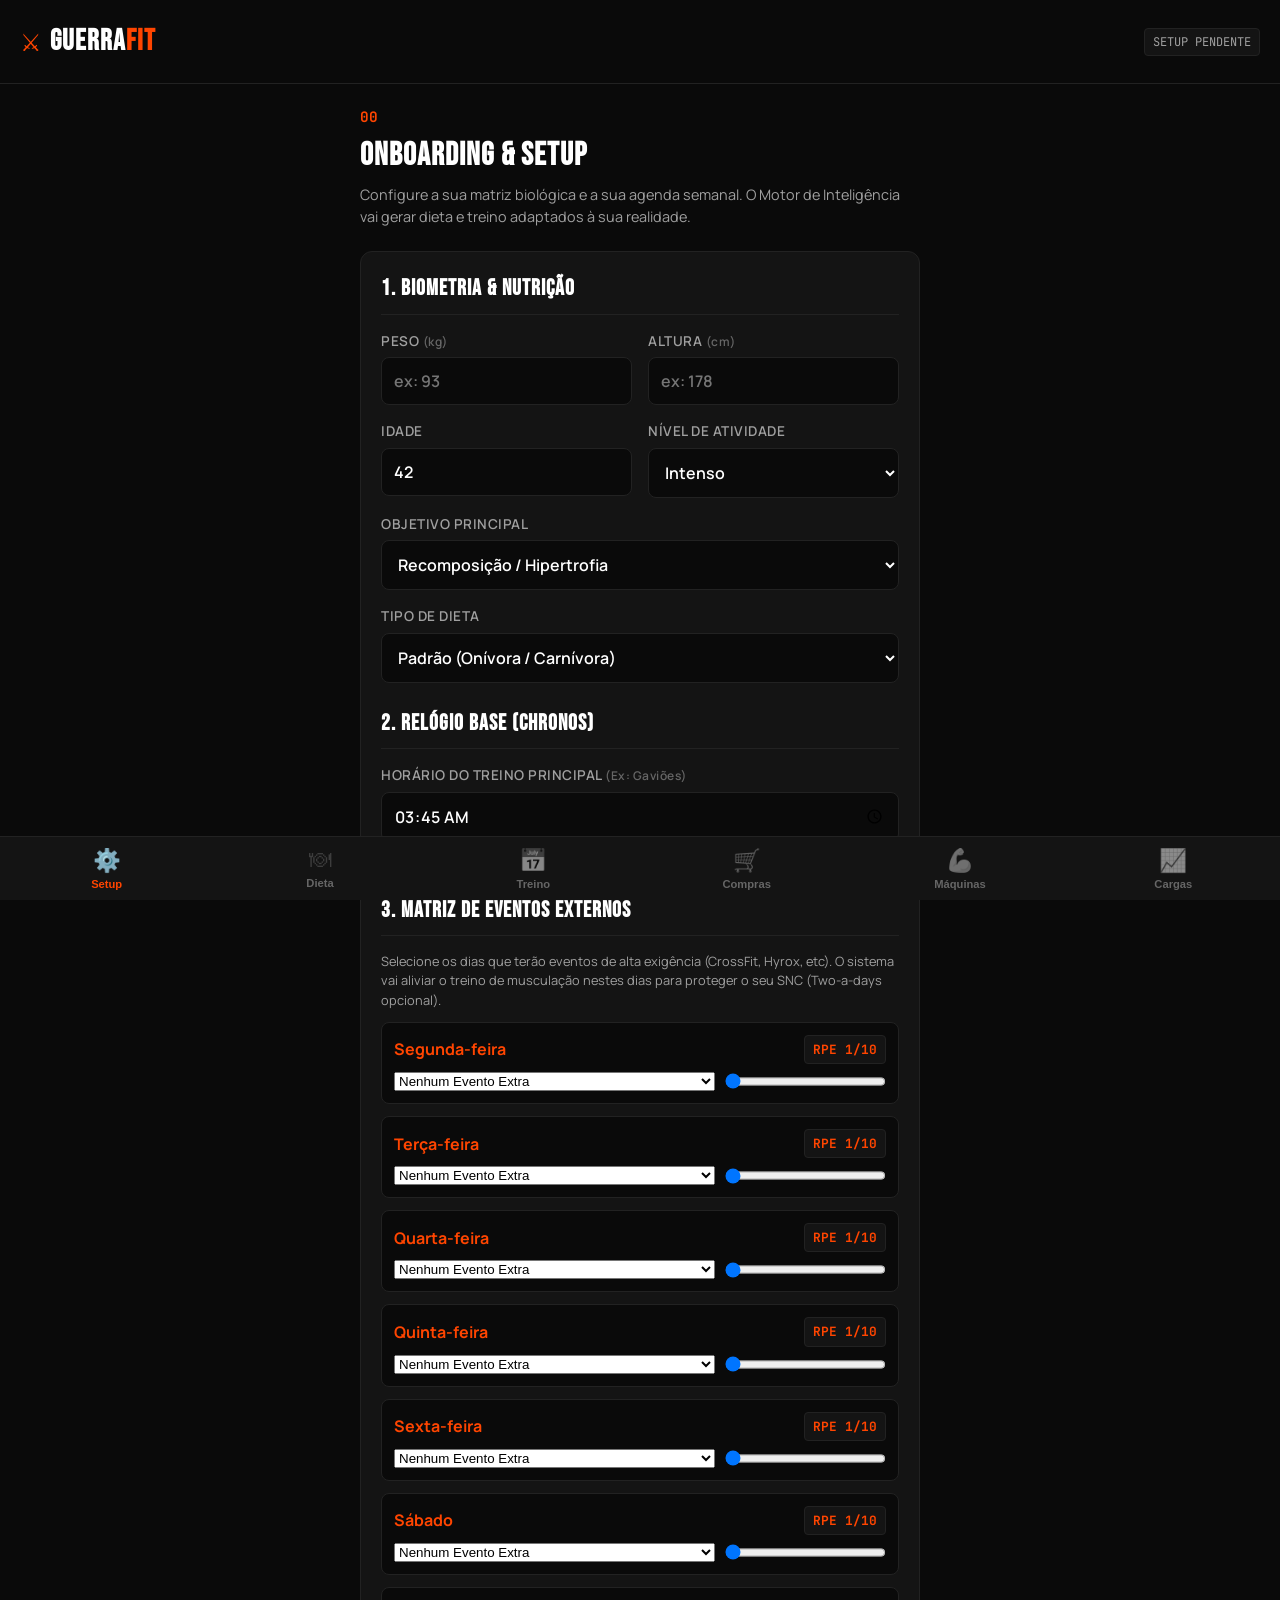
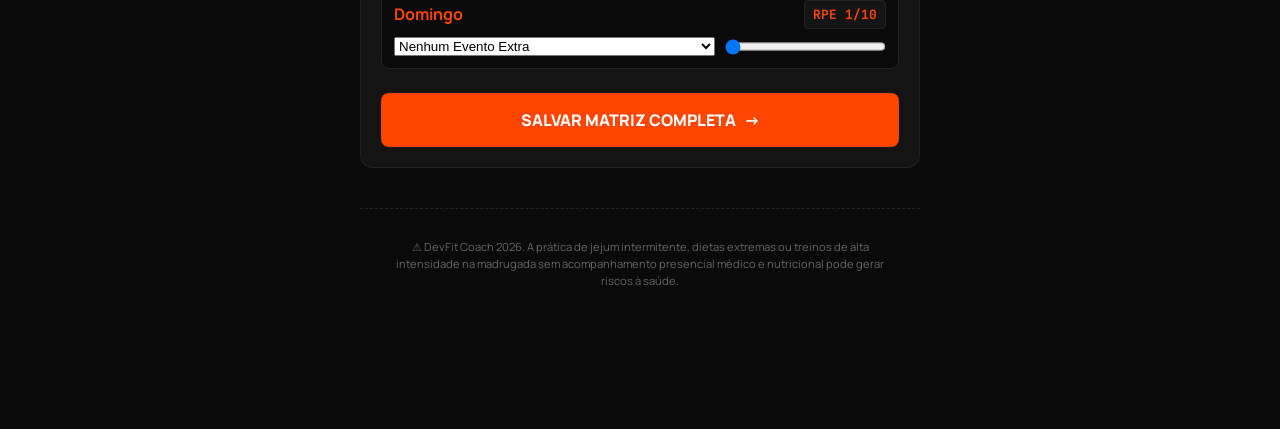
<file: index.html>
<!DOCTYPE html>
<html lang="pt-BR">
<head>
  <meta charset="UTF-8" />
  <meta name="viewport" content="width=device-width, initial-scale=1.0, viewport-fit=cover" />
  <meta name="theme-color" content="#0A0A0A" />
  <title>GUERRA FIT — Performance Híbrida V9</title>
  <link rel="preconnect" href="https://fonts.googleapis.com">
  <link rel="preconnect" href="https://fonts.gstatic.com" crossorigin>
  <link href="https://fonts.googleapis.com/css2?family=Bebas+Neue&family=Manrope:wght@400;500;600;700;800&family=JetBrains+Mono:wght@500;700&display=swap" rel="stylesheet">
  
  <style>
    /* =================================================================
       ESTILOS (CSS) - UI/UX DARK MODE & MOBILE FIRST
       ================================================================= */
    :root {
      --bg-body: #0A0A0A;
      --bg-card: #141414;
      --bg-card-hover: #1A1A1A;
      --primary: #FF4500;
      --primary-dark: #CC3700;
      --accent: #0ea5e9;
      --txt-1: #FFFFFF;
      --txt-2: #A0A0A0;
      --txt-3: #666666;
      --border: #222222;
      --font-head: 'Bebas Neue', cursive;
      --font-body: 'Manrope', sans-serif;
      --font-mono: 'JetBrains Mono', monospace;
      
      --color-prot: #FF4500;
      --color-carb: #FFB800;
      --color-gord: #9D4EDD;
      --color-fibra: #22C55E;
    }

    * { box-sizing: border-box; margin: 0; padding: 0; -webkit-tap-highlight-color: transparent; }
    
    body {
      font-family: var(--font-body);
      background-color: var(--bg-body);
      color: var(--txt-1);
      padding-bottom: 90px;
      line-height: 1.5;
    }

    /* HEADER */
    .app-header {
      background-color: var(--bg-body);
      padding: 20px;
      border-bottom: 1px solid var(--border);
      position: sticky;
      top: 0;
      z-index: 100;
      display: flex;
      justify-content: space-between;
      align-items: center;
    }

    .brand { display: flex; align-items: center; gap: 8px; }
    .brand-mark { color: var(--primary); font-size: 1.5rem; }
    .brand h1 { font-family: var(--font-head); font-size: 1.8rem; letter-spacing: 1px; margin: 0; }
    .brand-accent { color: var(--primary); }
    .brand-tag { font-family: var(--font-mono); font-size: 0.75rem; color: var(--txt-2); background: var(--bg-card); padding: 4px 8px; border-radius: 4px; border: 1px solid var(--border); }

    /* LAYOUT & TABS */
    .app-main { padding: 20px; max-width: 600px; margin: 0 auto; }
    .tab-content { display: none; animation: fadeIn 0.3s ease; }
    .tab-content.active { display: block; }
    @keyframes fadeIn { from { opacity: 0; transform: translateY(10px); } to { opacity: 1; transform: translateY(0); } }

    .section-head { margin-bottom: 24px; }
    .section-num { font-family: var(--font-mono); color: var(--primary); font-size: 0.9rem; font-weight: 700; }
    .section-head h2 { font-family: var(--font-head); font-size: 2rem; letter-spacing: 1px; margin: 4px 0; }
    .section-sub { color: var(--txt-2); font-size: 0.9rem; }

    /* FORMS & CARDS */
    .card { background: var(--bg-card); border: 1px solid var(--border); border-radius: 12px; padding: 20px; margin-bottom: 20px; }
    .grid-2 { display: grid; grid-template-columns: 1fr 1fr; gap: 16px; }
    
    .field { display: flex; flex-direction: column; gap: 6px; margin-bottom: 16px; }
    .grid-2 .field { margin-bottom: 0; }
    .field span { font-size: 0.85rem; font-weight: 600; color: var(--txt-2); text-transform: uppercase; letter-spacing: 0.5px; }
    .field em { text-transform: none; color: var(--txt-3); font-style: normal; font-size: 0.75rem; }
    .field input, .field select { background: var(--bg-body); color: var(--txt-1); border: 1px solid var(--border); padding: 12px; border-radius: 8px; font-family: var(--font-body); font-size: 1rem; font-weight: 600; outline: none; transition: border-color 0.2s; }
    .field input:focus, .field select:focus { border-color: var(--primary); }

    .btn-primary { width: 100%; background: var(--primary); color: #fff; border: none; padding: 16px; border-radius: 8px; font-family: var(--font-body); font-weight: 800; font-size: 1rem; text-transform: uppercase; cursor: pointer; display: flex; justify-content: center; align-items: center; gap: 8px; transition: transform 0.1s, background 0.2s; margin-top: 10px; }
    .btn-primary:active { transform: scale(0.98); background: var(--primary-dark); }
    
    .btn-secondary { width: 100%; background: var(--bg-body); color: var(--txt-1); border: 1px solid var(--border); padding: 16px; border-radius: 8px; font-family: var(--font-body); font-weight: 800; font-size: 1rem; text-transform: uppercase; cursor: pointer; margin-top: 10px; }

    /* SETUP DA SEMANA (WEEKLY MATRIX) */
    .week-matrix { display: flex; flex-direction: column; gap: 12px; }
    .day-setup-row { background: var(--bg-body); border: 1px solid var(--border); padding: 12px; border-radius: 8px; display: flex; flex-direction: column; gap: 8px; }
    .day-setup-header { display: flex; justify-content: space-between; align-items: center; font-weight: 700; color: var(--primary); }
    .day-setup-inputs { display: grid; grid-template-columns: 2fr 1fr; gap: 10px; }
    .rpe-badge { background: var(--bg-card); border: 1px solid var(--border); padding: 4px 8px; border-radius: 4px; font-family: var(--font-mono); font-size: 0.8rem; text-align: center; }

    /* MÉTRICAS (TMB/GETD/ALVO) */
    .metric-row { display: flex; gap: 12px; margin-bottom: 24px; }
    .metric { flex: 1; background: var(--bg-card); border: 1px solid var(--border); border-radius: 8px; padding: 12px; text-align: center; display: flex; flex-direction: column; }
    .metric-label { font-size: 0.75rem; color: var(--txt-2); font-weight: 700; margin-bottom: 4px; }
    .metric-value { font-family: var(--font-mono); font-size: 1.2rem; font-weight: 700; color: var(--txt-1); }
    .metric-unit { font-size: 0.7rem; color: var(--txt-3); }
    .metric-hl { border-color: var(--primary); background: rgba(255, 69, 0, 0.05); }
    .metric-hl .metric-value { color: var(--primary); }

    .block-title { font-family: var(--font-head); font-size: 1.4rem; letter-spacing: 1px; border-bottom: 1px solid var(--border); padding-bottom: 8px; margin: 24px 0 16px 0; display: flex; justify-content: space-between; align-items: flex-end; }
    .block-sub { font-family: var(--font-mono); font-size: 0.8rem; color: var(--txt-3); }

    /* MACROS DIÁRIOS */
    .macros-grid { display: grid; grid-template-columns: repeat(4, 1fr); gap: 10px; }
    .macro-card { background: var(--bg-card); border-radius: 8px; border: 1px solid var(--border); padding: 10px; text-align: center; display: flex; flex-direction: column; }
    .macro-tag { font-size: 0.7rem; font-weight: 800; margin-bottom: 4px; }
    .macro-num { font-family: var(--font-mono); font-size: 1.1rem; font-weight: 700; }
    .macro-unit { font-size: 0.7rem; color: var(--txt-3); }
    .macro-prot .macro-tag { color: var(--color-prot); }
    .macro-carb .macro-tag { color: var(--color-carb); }
    .macro-fat .macro-tag { color: var(--color-gord); }
    .macro-fib .macro-tag { color: var(--color-fibra); }

    /* LISTA DE REFEIÇÕES */
    .ref-card { background: var(--bg-card); border: 1px solid var(--border); border-left: 4px solid var(--primary); border-radius: 8px; padding: 16px; margin-bottom: 16px; }
    .ref-head { display: flex; justify-content: space-between; margin-bottom: 12px; border-bottom: 1px dashed var(--border); padding-bottom: 12px; }
    .ref-titulo { display: flex; align-items: center; gap: 8px; }
    .ref-icon { font-size: 1.2rem; }
    .ref-nome { font-family: var(--font-head); font-size: 1.3rem; letter-spacing: 1px; }
    .ref-hora { font-family: var(--font-mono); font-size: 0.8rem; color: var(--txt-2); background: var(--bg-body); padding: 2px 6px; border-radius: 4px; }
    .ref-kcal { font-family: var(--font-mono); font-size: 0.9rem; color: var(--primary); }
    
    .ref-alimentos { list-style: none; margin-bottom: 16px; }
    .ref-alimento { display: flex; justify-content: space-between; align-items: center; padding: 8px 0; border-bottom: 1px solid var(--bg-body); font-size: 0.9rem; }
    .ref-alimento:last-child { border-bottom: none; }
    .ref-alimento-nome { flex: 1; margin-left: 8px; color: var(--txt-1); }
    .ref-alimento-qtd { font-family: var(--font-mono); font-weight: 700; color: var(--txt-2); }

    .ref-macros { display: grid; grid-template-columns: repeat(4, 1fr); gap: 8px; background: var(--bg-body); padding: 8px; border-radius: 6px; }
    .ref-macro { display: flex; flex-direction: column; align-items: center; }
    .ref-macro-lbl { font-size: 0.65rem; font-weight: 800; color: var(--txt-3); }
    .ref-macro-val { font-family: var(--font-mono); font-size: 0.85rem; font-weight: 700; }
    .m-p .ref-macro-val { color: var(--color-prot); }
    .m-c .ref-macro-val { color: var(--color-carb); }
    .m-g .ref-macro-val { color: var(--color-gord); }
    .m-f .ref-macro-val { color: var(--color-fibra); }

    /* LISTA DE COMPRAS */
    .list-row { display: flex; align-items: flex-start; gap: 12px; padding: 12px 0; border-bottom: 1px solid var(--border); }
    .list-row:last-child { border-bottom: none; }
    .list-icon { font-size: 1.5rem; background: var(--bg-body); padding: 8px; border-radius: 8px; }
    .list-label { display: block; font-size: 0.8rem; color: var(--txt-2); text-transform: uppercase; font-weight: 700; margin-bottom: 4px; }
    .list-value { display: block; font-size: 1rem; font-weight: 600; color: var(--txt-1); }

    /* TREINOS (SEMANA) */
    .dia-card { background: var(--bg-card); border: 1px solid var(--border); border-radius: 8px; margin-bottom: 16px; overflow: hidden; }
    .dia-hoje { border-color: var(--primary); }
    .dia-header { background: rgba(255, 255, 255, 0.03); padding: 12px 16px; display: flex; align-items: center; gap: 12px; border-bottom: 1px solid var(--border); }
    .dia-tag { font-family: var(--font-head); font-size: 1.2rem; width: 40px; text-align: center; color: var(--txt-2); }
    .dia-tipo { flex: 1; font-weight: 700; font-size: 0.95rem; color: var(--txt-1); }
    .dia-badge { font-size: 0.7rem; padding: 2px 6px; border-radius: 4px; font-weight: 800; }
    .hoje-tag { background: var(--primary); color: #fff; }
    
    .dia-exercicios { list-style: none; }
    .dia-ex { padding: 12px 16px; border-bottom: 1px solid var(--border); display: flex; flex-direction: column; gap: 6px; cursor: pointer; transition: background 0.2s; }
    .dia-ex:active { background: var(--bg-body); }
    .dia-ex:last-child { border-bottom: none; }
    .dia-ex-nome { font-weight: 700; font-size: 0.95rem; color: var(--primary); }
    .dia-ex-obs { font-size: 0.8rem; color: var(--txt-2); }
    .dia-ex-prescricao { font-family: var(--font-mono); font-size: 0.85rem; font-weight: 700; display: flex; justify-content: space-between; background: var(--bg-body); padding: 6px 10px; border-radius: 4px; margin-top: 4px; }
    .dia-ex-prescricao small { color: var(--txt-3); }
    .dia-vazio { padding: 16px; text-align: center; color: var(--txt-3); font-size: 0.9rem; }
    
    .evento-externo-box { background: rgba(14, 165, 233, 0.1); border-top: 1px dashed var(--accent); padding: 12px 16px; }
    .evento-externo-title { color: var(--accent); font-weight: 800; font-size: 0.85rem; text-transform: uppercase; margin-bottom: 4px; display:flex; justify-content: space-between;}
    .evento-externo-desc { font-size: 0.85rem; color: var(--txt-2); }

    /* BIBLIOTECA & CHIPS */
    .filter-bar { display: flex; flex-direction: column; gap: 12px; margin-bottom: 20px; }
    .filter-bar input { background: var(--bg-card); border: 1px solid var(--border); color: #fff; padding: 12px; border-radius: 8px; font-family: var(--font-body); width: 100%; outline:none; }
    .chips { display: flex; gap: 8px; overflow-x: auto; padding-bottom: 4px; }
    .chip { background: var(--bg-card); border: 1px solid var(--border); color: var(--txt-2); padding: 6px 12px; border-radius: 100px; font-size: 0.8rem; font-weight: 700; cursor: pointer; white-space: nowrap; }
    .chip.active { background: var(--primary); color: #fff; border-color: var(--primary); }
    
    .ex-grid { display: grid; grid-template-columns: 1fr; gap: 12px; }
    .ex-card { background: var(--bg-card); border: 1px solid var(--border); padding: 16px; border-radius: 8px; cursor: pointer; }
    .ex-card .badge { font-size: 0.65rem; background: var(--bg-body); color: var(--txt-2); padding: 2px 6px; border-radius: 4px; text-transform: uppercase; font-weight: 800; margin-bottom: 8px; display: inline-block; }
    .ex-card h4 { font-size: 1rem; color: var(--txt-1); }

    /* MODAL */
    .modal { position: fixed; top: 0; left: 0; width: 100%; height: 100%; z-index: 1000; display: none; justify-content: center; align-items: flex-end; }
    .modal.open { display: flex; }
    .modal-backdrop { position: absolute; top: 0; left: 0; width: 100%; height: 100%; background: rgba(0,0,0,0.8); backdrop-filter: blur(4px); }
    .modal-card { position: relative; background: var(--bg-body); width: 100%; max-height: 90vh; border-radius: 20px 20px 0 0; display: flex; flex-direction: column; animation: slideUp 0.3s ease-out; }
    @keyframes slideUp { from { transform: translateY(100%); } to { transform: translateY(0); } }
    .modal-close { position: absolute; top: 12px; right: 16px; background: rgba(0,0,0,0.5); color: #fff; border: none; width: 32px; height: 32px; border-radius: 50%; font-size: 1.2rem; cursor: pointer; z-index: 10; }
    .video-wrap { width: 100%; aspect-ratio: 16/9; background: #000; border-radius: 20px 20px 0 0; overflow: hidden; }
    .video-wrap iframe { width: 100%; height: 100%; border: none; }
    .modal-body { padding: 20px; overflow-y: auto; }
    .modal-body h3 { font-family: var(--font-head); font-size: 1.8rem; margin: 8px 0 16px 0; }
    .tip-block { background: var(--bg-card); padding: 12px; border-radius: 8px; margin-bottom: 12px; border-left: 3px solid var(--txt-3); }
    .tip-alert { border-left-color: var(--primary); background: rgba(255, 69, 0, 0.05); }
    .tip-label { font-size: 0.7rem; font-weight: 800; color: var(--txt-2); display: block; margin-bottom: 4px; }
    .tip-alert .tip-label { color: var(--primary); }
    .tip-block p { font-size: 0.9rem; color: var(--txt-1); }

    /* TAB BAR */
    .tabbar { position: fixed; bottom: 0; left: 0; width: 100%; background: var(--bg-card); border-top: 1px solid var(--border); display: flex; justify-content: space-around; padding: 10px 0; padding-bottom: calc(10px + env(safe-area-inset-bottom)); z-index: 90; }
    .tab-btn { flex: 1; background: none; border: none; display: flex; flex-direction: column; align-items: center; gap: 4px; color: var(--txt-3); cursor: pointer; transition: color 0.2s; }
    .tab-btn.active { color: var(--primary); }
    .tab-ico { font-size: 1.4rem; filter: grayscale(1); opacity: 0.5; transition: all 0.2s; }
    .tab-btn.active .tab-ico { filter: grayscale(0); opacity: 1; }
    .tab-lbl { font-size: 0.7rem; font-weight: 700; }
    
    .hidden { display: none !important; }
    .empty-state { text-align: center; padding: 40px 20px; color: var(--txt-3); }
    .empty-icon { font-size: 3rem; margin-bottom: 16px; display: block; opacity: 0.5; }

    /* HISTÓRICO */
    .hist-item { background: var(--bg-card); padding: 12px 16px; border-radius: 8px; border: 1px solid var(--border); display: flex; justify-content: space-between; align-items: center; margin-bottom: 10px; }
    .hist-info { display: flex; flex-direction: column; }
    .hist-nome { font-weight: 700; color: var(--txt-1); font-size: 0.95rem; }
    .hist-data { font-size: 0.75rem; color: var(--txt-2); }
    .hist-carga { font-family: var(--font-mono); font-size: 1.2rem; font-weight: 800; color: var(--primary); }
    .hist-carga small { font-size: 0.7rem; color: var(--txt-2); margin-left: 2px; }

    /* UTILS & DISCLAIMER */
    .disclaimer { text-align: center; font-size: 0.7rem; color: var(--txt-3); padding: 30px 20px; border-top: 1px dashed var(--border); margin-top: 40px; }
  </style>
</head>
<body>

  <!-- HEADER -->
  <header class="app-header">
    <div class="brand">
      <span class="brand-mark">⚔</span>
      <h1>GUERRA<span class="brand-accent">FIT</span></h1>
    </div>
    <div class="brand-tag" id="brandTag">SETUP PENDENTE</div>
  </header>

  <!-- MAIN AREA -->
  <main class="app-main">

    <!-- ===== ABA 0: SETUP (NOVO PAINEL DE CONTROLE) ===== -->
    <section class="tab-content active" id="tab-setup">
      <div class="section-head">
        <span class="section-num">00</span>
        <h2>Onboarding & Setup</h2>
        <p class="section-sub">Configure a sua matriz biológica e a sua agenda semanal. O Motor de Inteligência vai gerar dieta e treino adaptados à sua realidade.</p>
      </div>

      <form id="formSetup" class="card" novalidate>
        
        <h3 class="block-title" style="margin-top:0;">1. Biometria & Nutrição</h3>
        <div class="grid-2">
          <label class="field">
            <span>Peso <em>(kg)</em></span>
            <input type="number" id="peso" min="30" max="250" step="0.1" placeholder="ex: 93" required />
          </label>
          <label class="field">
            <span>Altura <em>(cm)</em></span>
            <input type="number" id="altura" min="120" max="230" step="1" placeholder="ex: 178" required />
          </label>
          <label class="field">
            <span>Idade</span>
            <input type="number" id="idade" min="14" max="90" step="1" value="42" required />
          </label>
          <label class="field">
            <span>Nível de Atividade</span>
            <select id="nivelAtividade" required>
              <option value="moderado">Moderado</option>
              <option value="intenso" selected>Intenso</option>
            </select>
          </label>
          <label class="field" style="grid-column: 1 / -1;">
            <span>Objetivo Principal</span>
            <select id="objetivo" required>
              <option value="perda_gordura">Perda de Gordura</option>
              <option value="manutencao" selected>Recomposição / Hipertrofia</option>
              <option value="ganho_massa">Bulking Pesado</option>
            </select>
          </label>
          <label class="field" style="grid-column: 1 / -1;">
            <span>Tipo de Dieta</span>
            <select id="tipoDieta" required>
              <option value="padrao" selected>Padrão (Onívora / Carnívora)</option>
              <option value="vegetariana">Estrita Vegana (Plant-Based)</option>
            </select>
          </label>
        </div>

        <h3 class="block-title">2. Relógio Base (Chronos)</h3>
        <label class="field">
          <span>Horário do Treino Principal <em>(Ex: Gaviões)</em></span>
          <input type="time" id="horaTreinoBase" value="03:45" required />
          <em style="color:var(--txt-3); margin-top:4px;">As 6 refeições serão ancoradas em volta deste horário automaticamente.</em>
        </label>

        <h3 class="block-title">3. Matriz de Eventos Externos</h3>
        <p style="font-size: 0.8rem; color: var(--txt-2); margin-bottom: 12px;">Selecione os dias que terão eventos de alta exigência (CrossFit, Hyrox, etc). O sistema vai aliviar o treino de musculação nestes dias para proteger o seu SNC (Two-a-days opcional).</p>
        
        <div class="week-matrix" id="weekMatrixContainer">
          <!-- Gerado via JS para manter o HTML limpo -->
        </div>

        <button type="submit" class="btn-primary" style="margin-top: 24px;">
          <span>SALVAR MATRIZ COMPLETA</span>
          <span class="btn-arrow">→</span>
        </button>
      </form>
    </section>

    <!-- ===== ABA 1: DIETA ===== -->
    <section class="tab-content" id="tab-dieta">
      <div class="section-head">
        <span class="section-num">01</span>
        <h2>Plano Nutricional</h2>
        <p class="section-sub">Horários calculados dinamicamente com base no seu Treino Principal.</p>
      </div>

      <div id="dietaVazio" class="empty-state">
        <span class="empty-icon">⚙️</span>
        <p>Vá até a aba <strong>Setup</strong> e salve a sua matriz para gerar a dieta.</p>
      </div>

      <div id="planoResultado" class="plano-wrap hidden">
        <div class="metric-row">
          <div class="metric">
            <span class="metric-label">TMB</span>
            <span class="metric-value" id="mTmb">—</span>
            <span class="metric-unit">kcal</span>
          </div>
          <div class="metric">
            <span class="metric-label">GETD</span>
            <span class="metric-value" id="mGetd">—</span>
            <span class="metric-unit">kcal</span>
          </div>
          <div class="metric metric-hl">
            <span class="metric-label">ALVO DIÁRIO</span>
            <span class="metric-value" id="mAlvo">—</span>
            <span class="metric-unit">kcal/dia</span>
          </div>
        </div>

        <h3 class="block-title">Distribuição de Macros</h3>
        <div class="macros-grid">
          <div class="macro-card macro-prot">
            <span class="macro-tag">PROT</span>
            <span class="macro-num" id="dProt">—</span>
            <span class="macro-unit">g</span>
          </div>
          <div class="macro-card macro-carb">
            <span class="macro-tag">CARB</span>
            <span class="macro-num" id="dCarb">—</span>
            <span class="macro-unit">g</span>
          </div>
          <div class="macro-card macro-fat">
            <span class="macro-tag">GORD</span>
            <span class="macro-num" id="dGord">—</span>
            <span class="macro-unit">g</span>
          </div>
          <div class="macro-card macro-fib">
            <span class="macro-tag">FIBRA</span>
            <span class="macro-num" id="dFib">—</span>
            <span class="macro-unit">g</span>
          </div>
        </div>

        <h3 class="block-title">Cronograma Alimentar <span class="block-sub">· 6 REFEIÇÕES</span></h3>
        <div class="refeicoes-list" id="refeicoesGrid"></div>
      </div>
    </section>

    <!-- ===== ABA 2: COMPRAS ===== -->
    <section class="tab-content" id="tab-compras">
      <div class="section-head">
        <span class="section-num">02</span>
        <h2>Lista de Supermercado</h2>
        <p class="section-sub">Volume total para 7 dias adaptado ao seu tipo de dieta.</p>
      </div>

      <div id="comprasVazio" class="empty-state">
        <span class="empty-icon">🛒</span>
        <p>Vá até a aba <strong>Setup</strong> para gerar a sua lista.</p>
      </div>

      <div id="comprasResultado" class="hidden">
        <div class="card">
          <div class="list-row">
            <span class="list-icon">🥩</span>
            <div>
              <span class="list-label">Fontes de Proteína</span>
              <span class="list-value" id="cCarnes">—</span>
            </div>
          </div>
          <div class="list-row">
            <span class="list-icon">🍚</span>
            <div>
              <span class="list-label">Fontes de Carboidrato</span>
              <span class="list-value" id="cCarbo">—</span>
            </div>
          </div>
          <div class="list-row">
            <span class="list-icon">🥦</span>
            <div>
              <span class="list-label">Vegetais e Fibras</span>
              <span class="list-value" id="cVeg">—</span>
            </div>
          </div>
          <div class="list-row">
            <span class="list-icon">🫒</span>
            <div>
              <span class="list-label">Gorduras & Extras</span>
              <span class="list-value" id="cExtras">—</span>
            </div>
          </div>
        </div>

        <h3 class="block-title">Suplementação Base</h3>
        <div class="card" id="cSupCard"></div>
      </div>
    </section>

    <!-- ===== ABA 3: TREINO & AGENDA ===== -->
    <section class="tab-content" id="tab-treino">
      <div class="section-head">
        <span class="section-num">03</span>
        <h2>Periodização Dinâmica</h2>
        <p class="section-sub">Seu treino principal ajustado automaticamente para proteger o SNC nos dias de Eventos Externos.</p>
      </div>

      <div id="treinoVazio" class="empty-state">
        <span class="empty-icon">📅</span>
        <p>Configure a sua matriz na aba <strong>Setup</strong>.</p>
      </div>

      <div id="semanaResultado" class="hidden"></div>
      
      <div id="calendarContainer"></div>
    </section>

    <!-- ===== ABA 4: BIBLIOTECA ===== -->
    <section class="tab-content" id="tab-exercicios">
      <div class="section-head">
        <span class="section-num">04</span>
        <h2>Arsenal & Técnica</h2>
        <p class="section-sub">Máquinas Articuladas (Gaviões) e Padrões de Movimento. Toque para vídeo.</p>
      </div>

      <div class="filter-bar">
        <input type="search" id="exBusca" placeholder="Buscar máquina ou movimento…" />
        <div class="chips" id="exChips"></div>
      </div>

      <div class="ex-grid" id="exGrid"></div>
    </section>

    <!-- ===== ABA 5: HISTÓRICO ===== -->
    <section class="tab-content" id="tab-historico">
      <div class="section-head">
        <span class="section-num">05</span>
        <h2>Log de Cargas (PR)</h2>
        <p class="section-sub">Registre seu progresso nas máquinas da Gaviões. Dados salvos localmente.</p>
      </div>

      <form id="formCarga" class="card form-card">
        <label class="field">
          <span>Máquina / Exercício</span>
          <select id="cargaEx" required></select>
        </label>
        <div class="grid-2">
          <label class="field">
            <span>Carga Total <em>(kg)</em></span>
            <input type="number" id="cargaKg" min="0" step="0.5" placeholder="ex: 120" required />
          </label>
          <label class="field">
            <span>Repetições</span>
            <input type="number" id="cargaReps" min="1" step="1" placeholder="ex: 8" required />
          </label>
        </div>
        <button type="submit" class="btn-primary">
          <span>REGISTRAR CARGA</span>
          <span class="btn-arrow">+</span>
        </button>
      </form>

      <h3 class="block-title">Últimos Registros</h3>
      <div id="historicoLista">
        <div class="empty-state small"><p>Nenhum registro ainda.</p></div>
      </div>
    </section>
    
    <div class="disclaimer">
      ⚠ DevFit Coach 2026. A prática de jejum intermitente, dietas extremas ou treinos de alta intensidade na madrugada sem acompanhamento presencial médico e nutricional pode gerar riscos à saúde.
    </div>

  </main>

  <!-- MODAL DE VÍDEO -->
  <div class="modal" id="exModal" aria-hidden="true">
    <div class="modal-backdrop" data-close></div>
    <div class="modal-card">
      <button class="modal-close" data-close aria-label="Fechar">✕</button>
      <div class="video-wrap">
        <iframe id="modalVideo" allowfullscreen frameborder="0"></iframe>
      </div>
      <div class="modal-body">
        <span class="badge" id="modalMod" style="font-size: 0.7rem; background: var(--border); padding: 4px 8px; border-radius: 4px; color: var(--txt-2);">—</span>
        <h3 id="modalNome">—</h3>
        <div class="tip-block">
          <span class="tip-label">DICAS DE EXECUÇÃO</span>
          <p id="modalDicas">—</p>
        </div>
        <div class="tip-block tip-alert">
          <span class="tip-label">⚠ ALERTA CRÍTICO</span>
          <p id="modalAlerta">—</p>
        </div>
      </div>
    </div>
  </div>

  <!-- TAB BAR MENU -->
  <nav class="tabbar" role="tablist">
    <button class="tab-btn active" data-tab="tab-setup">
      <span class="tab-ico">⚙️</span><span class="tab-lbl">Setup</span>
    </button>
    <button class="tab-btn" data-tab="tab-dieta">
      <span class="tab-ico">🍽</span><span class="tab-lbl">Dieta</span>
    </button>
    <button class="tab-btn" data-tab="tab-treino">
      <span class="tab-ico">📅</span><span class="tab-lbl">Treino</span>
    </button>
    <button class="tab-btn" data-tab="tab-compras">
      <span class="tab-ico">🛒</span><span class="tab-lbl">Compras</span>
    </button>
    <button class="tab-btn" data-tab="tab-exercicios">
      <span class="tab-ico">💪</span><span class="tab-lbl">Máquinas</span>
    </button>
    <button class="tab-btn" data-tab="tab-historico">
      <span class="tab-ico">📈</span><span class="tab-lbl">Cargas</span>
    </button>
  </nav>

  <!-- =================================================================
       JAVASCRIPT (MOTOR V9 - CHRONOS & SMART PERIODIZATION)
       ================================================================= -->
  <script>
    
    /* ============================================================
       UTILS & DATA
       ============================================================ */
    const DIAS_SEMANA = [
      { id: 'segunda', label: 'Segunda-feira' },
      { id: 'terca', label: 'Terça-feira' },
      { id: 'quarta', label: 'Quarta-feira' },
      { id: 'quinta', label: 'Quinta-feira' },
      { id: 'sexta', label: 'Sexta-feira' },
      { id: 'sabado', label: 'Sábado' },
      { id: 'domingo', label: 'Domingo' }
    ];

    const EVENTOS_EXTERNOS = [
      { id: 'none', label: 'Nenhum Evento Extra' },
      { id: 'crossfit', label: 'CrossFit (Metabólico)' },
      { id: 'hyrox', label: 'Hyrox (Força/Cardio)' },
      { id: 'corrida', label: 'Corrida (Cardio)' }
    ];

    /* ============================================================
       ENGINE 1 — TIME CALCULATOR (CHRONOS)
       ============================================================ */
    const ChronosEngine = {
      // Recebe horário ex: "03:45" e minutos de offset ex: 165
      // Retorna novo horário ex: "06:30"
      calcularHorario(horarioBase, offsetMinutos) {
        if(!horarioBase) return "00:00";
        const [h, m] = horarioBase.split(':').map(Number);
        let totalMinutos = (h * 60) + m + offsetMinutos;
        
        // Ajusta para manter dentro de 24h
        if(totalMinutos < 0) totalMinutos += 24 * 60;
        totalMinutos = totalMinutos % (24 * 60);

        const newH = Math.floor(totalMinutos / 60);
        const newM = totalMinutos % 60;
        
        return `${String(newH).padStart(2, '0')}:${String(newM).padStart(2, '0')}`;
      },

      // Offsets fixos em minutos baseados na rotina do Guerra (T-Zero é o treino principal)
      // T-15 (Pré), T+165 (Pós/Café), T+345 (Lanche M), T+525 (Almoço), T+765 (Lanche T), T+975 (Jantar)
      obterCronograma(horarioBaseTreino) {
        return {
          preTreino: this.calcularHorario(horarioBaseTreino, -15),
          desjejum: this.calcularHorario(horarioBaseTreino, 165),
          lancheManha: this.calcularHorario(horarioBaseTreino, 345),
          almoco: this.calcularHorario(horarioBaseTreino, 525),
          lancheTarde: this.calcularHorario(horarioBaseTreino, 765),
          jantar: this.calcularHorario(horarioBaseTreino, 975)
        };
      }
    };

    /* ============================================================
       ENGINE 2 — NUTRIÇÃO
       ============================================================ */
    const NutricaoEngine = {
      FATOR_ATIVIDADE: { moderado: 1.55, intenso: 1.725 },
      CALORIAS_POR_GRAMA: { proteina: 4, carboidrato: 4, gordura: 9 },

      calcularPlanoDiario(setup) {
        const tmb = (10 * setup.peso) + (6.25 * setup.altura) - (5 * setup.idade) + 5;
        const fator = this.FATOR_ATIVIDADE[setup.nivelAtividade] || this.FATOR_ATIVIDADE.intenso;
        const getd = tmb * fator;

        let caloriasAlvo = getd;
        if (setup.objetivo === 'perda_gordura') caloriasAlvo = getd - 500;
        else if (setup.objetivo === 'ganho_massa') caloriasAlvo = getd + 400;

        const proteinaGrama = setup.peso * 2.2;
        const gorduraGrama  = setup.peso * 1.0;
        const proteinaKcal  = proteinaGrama * this.CALORIAS_POR_GRAMA.proteina;
        const gorduraKcal   = gorduraGrama  * this.CALORIAS_POR_GRAMA.gordura;
        const carboidratoKcal  = caloriasAlvo - (proteinaKcal + gorduraKcal);
        const carboidratoGrama = carboidratoKcal / this.CALORIAS_POR_GRAMA.carboidrato;
        const fibrasGrama = (caloriasAlvo / 1000) * 14;

        return {
          tipoDieta: setup.tipoDieta,
          horaTreinoBase: setup.horaTreinoBase,
          metricas: { 
            tmb: Math.round(tmb), getd: Math.round(getd), caloriasAlvo: Math.round(caloriasAlvo) 
          },
          macrosDiarios: {
            proteina: Math.round(proteinaGrama), carboidrato: Math.round(carboidratoGrama),
            gordura: Math.round(gorduraGrama), fibras: Math.round(fibrasGrama)
          },
          refeicoes: { 
            quantidade: 6, 
            porRefeicao: {
              proteina: Math.round(proteinaGrama / 6), carboidrato: Math.round(carboidratoGrama / 6),
              gordura: Math.round(gorduraGrama / 6), fibras: Math.round(fibrasGrama / 6)
            }
          }
        };
      }
    };

    /* ============================================================
       BASE DE ALIMENTOS
       ============================================================ */
    const Alimentos = {
      ovo_inteiro:   { nome: "Ovo inteiro", emoji: "🥚", prot: 13, carb: 1, gord: 11, fibra: 0, un: "un", peso_un: 50 },
      frango:        { nome: "Peito de frango", emoji: "🍗", prot: 22, carb: 0, gord: 2, fibra: 0 },
      patinho:       { nome: "Patinho moído", emoji: "🥩", prot: 21, carb: 0, gord: 6, fibra: 0 },
      tilapia:       { nome: "Filé de tilápia", emoji: "🐟", prot: 20, carb: 0, gord: 2, fibra: 0 },
      whey:          { nome: "Whey Protein", emoji: "💪", prot: 80, carb: 8, gord: 5, fibra: 0 },
      iogurte:       { nome: "Iogurte natural", emoji: "🥛", prot: 10, carb: 4, gord: 0, fibra: 0 },
      
      tofu:          { nome: "Tofu (Firme)", emoji: "🧊", prot: 16, carb: 3, gord: 9, fibra: 2 },
      pts:           { nome: "Prot. Texturizada Soja", emoji: "🌱", prot: 50, carb: 30, gord: 1, fibra: 15 },
      prot_veg:      { nome: "Proteína Vegana", emoji: "🌿", prot: 75, carb: 5, gord: 6, fibra: 3 },
      leite_soja:    { nome: "Leite de Soja", emoji: "🥛", prot: 3, carb: 2, gord: 2, fibra: 0 },

      arroz:         { nome: "Arroz cozido", emoji: "🍚", prot: 3, carb: 28, gord: 0, fibra: 0 },
      batata_doce:   { nome: "Batata-doce cozida", emoji: "🍠", prot: 2, carb: 20, gord: 0, fibra: 3 },
      macarrao:      { nome: "Macarrão cozido", emoji: "🍝", prot: 5, carb: 25, gord: 1, fibra: 1 },
      aveia:         { nome: "Aveia em flocos", emoji: "🌾", prot: 14, carb: 67, gord: 8, fibra: 9 },
      pao_integral:  { nome: "Pão integral", emoji: "🍞", prot: 9, carb: 43, gord: 4, fibra: 6 },
      banana:        { nome: "Banana", emoji: "🍌", prot: 1, carb: 23, gord: 0, fibra: 3 },
      maca:          { nome: "Maçã (Inteira)", emoji: "🍎", prot: 0, carb: 14, gord: 0, fibra: 2 },
      doce_leite:    { nome: "Doce de Leite", emoji: "🍯", prot: 6, carb: 60, gord: 6, fibra: 0 },
      lentilha:      { nome: "Lentilha cozida", emoji: "🍲", prot: 9, carb: 20, gord: 0, fibra: 8 },
      grao_de_bico:  { nome: "Grão-de-bico", emoji: "🧆", prot: 9, carb: 27, gord: 2, fibra: 7 },

      brocolis:      { nome: "Brócolis cozido", emoji: "🥦", prot: 3, carb: 7, gord: 0, fibra: 3 },
      salada_verde:  { nome: "Salada verde", emoji: "🥗", prot: 1, carb: 3, gord: 0, fibra: 2 },
      legumes_mix:   { nome: "Legumes variados", emoji: "🥕", prot: 1, carb: 8, gord: 0, fibra: 3 },

      azeite:        { nome: "Azeite extra-virgem", emoji: "🫒", prot: 0, carb: 0, gord: 100, fibra: 0 },
      pasta_amend:   { nome: "Pasta de amendoim", emoji: "🥜", prot: 25, carb: 20, gord: 50, fibra: 6 },
      castanhas:     { nome: "Mix de Castanhas", emoji: "🌰", prot: 15, carb: 16, gord: 54, fibra: 8 }
    };

    /* ============================================================
       TEMPLATES DE REFEIÇÃO (Zero Empilhamento)
       ============================================================ */
    const TemplatesRefeicao = {
      padrao: [
        { id: 'preTreino', nome: "Pré-Treino Expresso", icon: "⚡", slots: [{ tipo: "prot", alimentos: [] }, { tipo: "carb", alimentos: ["doce_leite"] }, { tipo: "gord", alimentos: [] }, { tipo: "fibra", alimentos: [] }] },
        { id: 'desjejum', nome: "Desjejum / Pós-treino", icon: "☀️", slots: [{ tipo: "prot", alimentos: ["ovo_inteiro"] }, { tipo: "carb", alimentos: ["pao_integral"] }, { tipo: "gord", alimentos: [] }, { tipo: "fibra", alimentos: [] }] },
        { id: 'lancheManha', nome: "Lanche da Manhã", icon: "🥪", slots: [{ tipo: "prot", alimentos: ["iogurte"] }, { tipo: "carb", alimentos: ["maca"] }, { tipo: "gord", alimentos: ["castanhas"] }, { tipo: "fibra", alimentos: [] }] },
        { id: 'almoco', nome: "Almoço", icon: "🍽", slots: [{ tipo: "prot", alimentos: ["frango"] }, { tipo: "carb", alimentos: ["arroz"] },  { tipo: "gord", alimentos: ["azeite"] }, { tipo: "fibra", alimentos: ["salada_verde"] }] },
        { id: 'lancheTarde', nome: "Lanche da Tarde", icon: "☕", slots: [{ tipo: "prot", alimentos: ["whey"] }, { tipo: "carb", alimentos: ["aveia"] }, { tipo: "gord", alimentos: ["pasta_amend"] }, { tipo: "fibra", alimentos: [] }] },
        { id: 'jantar', nome: "Jantar (Família)", icon: "🌙", slots: [{ tipo: "prot", alimentos: ["patinho"] }, { tipo: "carb", alimentos: ["batata_doce"] }, { tipo: "gord", alimentos: ["azeite"] }, { tipo: "fibra", alimentos: ["legumes_mix"] }] }
      ],
      vegetariana: [
        { id: 'preTreino', nome: "Pré-Treino Expresso", icon: "⚡", slots: [{ tipo: "prot", alimentos: [] }, { tipo: "carb", alimentos: ["banana"] }, { tipo: "gord", alimentos: ["pasta_amend"] }, { tipo: "fibra", alimentos: [] }] },
        { id: 'desjejum', nome: "Desjejum / Pós-treino", icon: "☀️", slots: [{ tipo: "prot", alimentos: ["tofu"] }, { tipo: "carb", alimentos: ["pao_integral"] }, { tipo: "gord", alimentos: [] }, { tipo: "fibra", alimentos: [] }] },
        { id: 'lancheManha', nome: "Lanche da Manhã", icon: "🥪", slots: [{ tipo: "prot", alimentos: ["leite_soja"] }, { tipo: "carb", alimentos: ["maca"] }, { tipo: "gord",  alimentos: ["castanhas"] }, { tipo: "fibra", alimentos: [] }] },
        { id: 'almoco', nome: "Almoço", icon: "🍽", slots: [{ tipo: "prot", alimentos: ["pts"] }, { tipo: "carb", alimentos: ["lentilha"] }, { tipo: "gord", alimentos: ["azeite"] }, { tipo: "fibra", alimentos: ["salada_verde"] }] },
        { id: 'lancheTarde', nome: "Lanche da Tarde", icon: "☕", slots: [{ tipo: "prot", alimentos: ["prot_veg"] }, { tipo: "carb", alimentos: ["aveia"] }, { tipo: "gord", alimentos: ["pasta_amend"] }, { tipo: "fibra", alimentos: [] }] },
        { id: 'jantar', nome: "Jantar (Família)", icon: "🌙", slots: [{ tipo: "prot", alimentos: ["tofu"] }, { tipo: "carb", alimentos: ["grao_de_bico"] }, { tipo: "gord", alimentos: ["azeite"] }, { tipo: "fibra", alimentos: ["brocolis"] }] }
      ]
    };

    const MontadorRefeicao = {
      macroPrincipal: { prot: "proteina", carb: "carboidrato", gord: "gordura", fibra: "fibra" },
      macroKey: { proteina: "prot", carboidrato: "carb", gordura: "gord", fibra: "fibra" },

      distribuirSlot(alimentosIds, gramasMacroAlvo, macroAlvoNome) {
        if (!alimentosIds.length || gramasMacroAlvo <= 0) return [];
        const result = [];
        const cota = gramasMacroAlvo / alimentosIds.length;
        const chaveAlim = this.macroKey[macroAlvoNome];

        const PORCAO_MAX = {
          ovo_inteiro:200, frango:300, patinho:250, tilapia:250, whey:60, iogurte:250, 
          tofu:300, pts:100, prot_veg: 60, leite_soja: 300,
          arroz:300, batata_doce:300, macarrao:200, aveia:80, pao_integral:100, banana:150, doce_leite: 30, maca: 150,
          lentilha: 250, grao_de_bico: 250,
          brocolis:200, salada_verde:150, legumes_mix:200, azeite:20, pasta_amend:40, castanhas:40
        };

        alimentosIds.forEach(id => {
          const al = Alimentos[id];
          if (!al) return;
          const macroPor100 = al[chaveAlim] || 0.01; 
          let gramasAlim = (cota / macroPor100) * 100;
          if (PORCAO_MAX[id]) gramasAlim = Math.min(gramasAlim, PORCAO_MAX[id]);

          let gramasFinal;
          let qtdLabel;

          if (al.un === "un" && al.peso_un) {
            const unidades = Math.max(1, Math.round(gramasAlim / al.peso_un));
            gramasFinal = unidades * al.peso_un;
            qtdLabel = `${unidades} ${al.un} (~${gramasFinal}g)`;
          } else {
            gramasFinal = Math.max(5, Math.round(gramasAlim / 5) * 5);
            qtdLabel = `${gramasFinal} g`;
          }

          const fator = gramasFinal / 100;
          result.push({
            id, nome: al.nome, emoji: al.emoji, qtdLabel, gramas: gramasFinal,
            contribuicao: {
              proteina:    +(al.prot  * fator).toFixed(1),
              carboidrato: +(al.carb  * fator).toFixed(1),
              gordura:     +(al.gord  * fator).toFixed(1),
              fibra:       +(al.fibra * fator).toFixed(1),
              kcal:        Math.round((al.prot*4 + al.carb*4 + al.gord*9) * fator)
            }
          });
        });
        return result;
      },

      montar(template, cotaMacros, cronogramaHorarios) {
        const alimentosFinal = [];
        template.slots.forEach(slot => {
          const macroNome = this.macroPrincipal[slot.tipo];
          const cotaMacro = cotaMacros[macroNome] || 0;
          const itens = this.distribuirSlot(slot.alimentos, cotaMacro, macroNome);
          itens.forEach(it => alimentosFinal.push(it));
        });

        const totais = alimentosFinal.reduce((acc, it) => ({
          proteina: acc.proteina + it.contribuicao.proteina, carboidrato: acc.carboidrato + it.contribuicao.carboidrato,
          gordura: acc.gordura + it.contribuicao.gordura, fibra: acc.fibra + it.contribuicao.fibra, kcal: acc.kcal + it.contribuicao.kcal
        }), { proteina:0, carboidrato:0, gordura:0, fibra:0, kcal:0 });

        return {
          nome: template.nome, 
          hora: cronogramaHorarios[template.id] || "00:00", 
          icon: template.icon, 
          alimentos: alimentosFinal,
          totais: {
            proteina: Math.round(totais.proteina), carboidrato: Math.round(totais.carboidrato),
            gordura: Math.round(totais.gordura), fibra: Math.round(totais.fibra), kcal: Math.round(totais.kcal)
          }
        };
      },

      montarDia(plano) {
        const templates = TemplatesRefeicao[plano.tipoDieta] || TemplatesRefeicao['padrao'];
        const cronograma = ChronosEngine.obterCronograma(plano.horaTreinoBase);
        
        const cota = { 
          proteina: plano.refeicoes.porRefeicao.proteina, 
          carboidrato: plano.refeicoes.porRefeicao.carboidrato, 
          gordura: plano.refeicoes.porRefeicao.gordura, 
          fibra: plano.refeicoes.porRefeicao.fibras 
        };
        
        return templates.map(t => this.montar(t, cota, cronograma));
      }
    };

    /* ============================================================
       ENGINE 3 — COMPRAS SEMANAIS
       ============================================================ */
    const ComprasEngine = {
      CONVERSAO: { proteina_animal: 4.5, carboidrato_limpo: 3.5, fibra_fonte: 10 },
      gerarListaSemanal(macrosDiarios, tipoDieta) {
        const protSemana = macrosDiarios.proteina * 7, carboSemana = macrosDiarios.carboidrato * 7, fibraSemana = macrosDiarios.fibras * 7;
        const protComida = protSemana * 0.7, protSuplemento = protSemana * 0.3;
        const isVeg = tipoDieta === 'vegetariana';

        return {
          carnes_aves: isVeg ? Math.round((protComida * this.CONVERSAO.proteina_animal) / 1000) + " kg (Tofu / PTS)" : Math.round((protComida * this.CONVERSAO.proteina_animal) / 1000) + " kg (Frango/Patinho/Ovos)",
          carboidratos: isVeg ? Math.round((carboSemana * this.CONVERSAO.carboidrato_limpo) / 1000) + " kg (Lentilha/Grão-de-Bico/Aveia)" : Math.round((carboSemana * this.CONVERSAO.carboidrato_limpo) / 1000) + " kg (Arroz/Batata/Pão)",
          vegetais_aveia: Math.round((fibraSemana * this.CONVERSAO.fibra_fonte) / 1000) + " kg (Mix Vegetais/Frutas)",
          suplementos: [isVeg ? "Proteína Vegana: " + Math.round(protSuplemento / 0.7) + " g" : "Whey Protein: " + Math.round(protSuplemento / 0.8) + " g", "Creatina: 40g na semana"],
          outros: "Azeite, Pasta de Amendoim, Castanhas"
        };
      }
    };

    /* ============================================================
       ENGINE 4 — BIBLIOTECA DE EXERCÍCIOS
       ============================================================ */
    const BibliotecaExercicios = [
      { id: "leg_press_hammer", nome: "Leg Press 45°", modalidade: "Musculação", video_url: "https://www.youtube.com/embed/IZxyjW7MPJQ", dicas: "Controle a descida (3s). Empurre pelo calcanhar.", alerta_critico: "Não trave os joelhos." },
      { id: "hack_squat_art", nome: "Hack Squat Articulado", modalidade: "Musculação", video_url: "https://www.youtube.com/embed/uYumuL_G_V0", dicas: "Pés baixos na plataforma para recrutar mais o quadríceps.", alerta_critico: "Lombar colada no banco." },
      { id: "extensora", nome: "Cadeira Extensora", modalidade: "Musculação", video_url: "https://www.youtube.com/embed/m0FOpMEgero", dicas: "Peak Contraction: 2s segurando em cima.", alerta_critico: "Não levante o glúteo do banco." },
      { id: "panturrilha_leg", nome: "Panturrilha no Leg Press", modalidade: "Musculação", video_url: "", dicas: "Alongamento máximo.", alerta_critico: "Joelho semi-flexionado." },
      
      { id: "hammer_chest_inc", nome: "Supino Inclinado Articulado", modalidade: "Musculação", video_url: "https://www.youtube.com/embed/rT7DgCr-3pg", dicas: "Top sets pesados.", alerta_critico: "Cotovelos a 45 graus." },
      { id: "peck_deck", nome: "Crucifixo Máquina", modalidade: "Musculação", video_url: "", dicas: "Aperte o peitoral no meio.", alerta_critico: "Não solte o peso de uma vez." },
      { id: "shoulder_press_art", nome: "Desenvolvimento Articulado", modalidade: "Musculação", video_url: "https://www.youtube.com/embed/2yjwXTZQDDI", dicas: "Empurre da linha da orelha.", alerta_critico: "Evite curvar muito a lombar." },
      { id: "lateral_raise", nome: "Elevação Lateral", modalidade: "Musculação", video_url: "", dicas: "Movimento focado no cotovelo.", alerta_critico: "Não use trapézio." },

      { id: "front_pulldown", nome: "Puxada Frontal Alta", modalidade: "Musculação", video_url: "https://www.youtube.com/embed/eGo4IYlbE5g", dicas: "Foque em esticar as costas.", alerta_critico: "Não jogue o tronco excessivamente para trás." },
      { id: "low_row_art", nome: "Remada Baixa Articulada", modalidade: "Musculação", video_url: "https://www.youtube.com/embed/9efgcAjQe7E", dicas: "Segure 2s no pico da contração.", alerta_critico: "Peito grudado no apoio." },
      { id: "triceps_pulley", nome: "Tríceps Máquina / Corda", modalidade: "Musculação", video_url: "", dicas: "Estenda completamente o braço.", alerta_critico: "Ombros travados para baixo." },
      { id: "biceps_curl", nome: "Rosca Máquina / Halter", modalidade: "Musculação", video_url: "", dicas: "Movimento isolado.", alerta_critico: "Mantenha o cotovelo fixo." }
    ];

    /* ============================================================
       ENGINE 5 — PERIODIZAÇÃO SMART SPLIT
       ============================================================ */
    const TreinoEngine = {
      bancoPesado: [
        { foco: "Pernas Foco Anterior", exercicios: [
          { exId: "extensora", prescricao: "4 Séries", descanso: "60s", obs: "2x Aquecimento. 2x Trabalho Pesado (8-10 reps com pausa em cima)." },
          { exId: "leg_press_hammer", prescricao: "4x 10-12", descanso: "90s", obs: "Progressão de carga em cada série." }, 
          { exId: "hack_squat_art", prescricao: "3x 10-12", descanso: "90s", obs: "Tensão contínua. Sem esticar o joelho todo no topo." },
          { exId: "panturrilha_leg", prescricao: "4x 15", descanso: "45s", obs: "Pausa de 2s com a panturrilha alongada." }
        ]},
        { foco: "Peito e Ombros", exercicios: [
          { exId: "hammer_chest_inc", prescricao: "3 Séries", descanso: "90s", obs: "Técnica: 2 Top Sets (6-8 reps) + 1 Back-off Set (12 reps)." }, 
          { exId: "peck_deck", prescricao: "3x 10-12", descanso: "60s", obs: "Última série: Drop-set." },
          { exId: "shoulder_press_art", prescricao: "3x 8-10", descanso: "60s", obs: "Descida controlada de 3 segundos." },
          { exId: "lateral_raise", prescricao: "4x 15", descanso: "45s", obs: "Pump e volume contínuo." }
        ]},
        { foco: "Costas e Posterior", exercicios: [
          { exId: "front_pulldown", prescricao: "3x 8-10", descanso: "90s", obs: "Top sets pesados. Foco em abrir a dorsal na volta." },
          { exId: "low_row_art", prescricao: "3x 10-12", descanso: "60s", obs: "Técnica de Contração de Pico: Segure 2s esmagando as costas." },
          { exId: "peck_deck", prescricao: "3x 12", descanso: "45s", obs: "Crucifixo Invertido (Posterior de ombro)." }
        ]}
      ],
      bancoLeve: [
        { foco: "Braços e Core (Recovery Ativo)", exercicios: [
          { exId: "triceps_pulley", prescricao: "4x 10-12", descanso: "45s", obs: "Isolamento total." },
          { exId: "biceps_curl", prescricao: "4x 10-12", descanso: "45s", obs: "Trabalho simultâneo." },
          { exId: "lateral_raise", prescricao: "3x 15", descanso: "45s", obs: "Trabalho acessório leve de ombro." }
        ]}
      ],

      gerarSemana(setup) {
        let semanaGerada = {};
        let idxPesado = 0;

        DIAS_SEMANA.forEach(dia => {
          const configDia = setup.matrizSemana[dia.id];
          const hasEventoPesado = configDia.evento !== 'none' && configDia.rpe >= 7;

          let treinoGavioes = null;

          // Regra de Proteção do SNC: Se tem evento pesado no dia, o treino da Gaviões é LEVE.
          // Se não tem evento pesado, puxa o próximo treino PESADO da lista.
          if (hasEventoPesado) {
            treinoGavioes = this.bancoLeve[0]; // Pega braços/core para não concorrer
          } else {
            // Se o dia não for domingo (Recovery day)
            if(dia.id !== 'domingo') {
               treinoGavioes = this.bancoPesado[idxPesado % this.bancoPesado.length];
               idxPesado++;
            }
          }

          semanaGerada[dia.id] = {
            nomeDia: dia.label,
            eventoExterno: configDia.evento,
            rpe: configDia.rpe,
            treinoPrincipal: treinoGavioes ? { tipo: "GAVIÕES " + setup.horaTreinoBase, foco: treinoGavioes.foco, exercicios: treinoGavioes.exercicios } : null
          };
        });

        return semanaGerada;
      }
    };

    /* ============================================================
       ENGINE 6 — STORAGE & UI
       ============================================================ */
    const StorageEngine = {
      CHAVE_SETUP: 'guerra_fit_setup', CHAVE_TREINOS: 'guerra_fit_treinos',
      
      salvarSetup(s) { localStorage.setItem(this.CHAVE_SETUP, JSON.stringify(s)); },
      obterSetup() { return JSON.parse(localStorage.getItem(this.CHAVE_SETUP)) || null; },
      
      salvarTreinoConcluido(dataISO, exercicioId, cargaKg, reps) {
        let h = JSON.parse(localStorage.getItem(this.CHAVE_TREINOS)) || [];
        h.push({ data: dataISO, exercicioId, cargaMaxima: cargaKg, repeticoes: reps });
        localStorage.setItem(this.CHAVE_TREINOS, JSON.stringify(h));
      },
      obterHistoricoCompleto() { return JSON.parse(localStorage.getItem(this.CHAVE_TREINOS)) || []; }
    };

    const UI = {
      $:  (s, c = document) => c.querySelector(s),
      $$: (s, c = document) => Array.from(c.querySelectorAll(s)),
      mapaExercicios: Object.fromEntries(BibliotecaExercicios.map(e => [e.id, e])),

      init() {
        this.renderMatrixInputs();
        this.bindTabs(); 
        this.bindFormSetup();
        this.bindFormCarga();
        this.bindBuscaExercicios(); 
        this.bindModal(); 
        this.renderExercicios();
        this.renderSelectCargas(); 
        this.renderHistorico(); 
        this.restaurarSessao();
      },

      renderMatrixInputs() {
        const container = this.$('#weekMatrixContainer');
        container.innerHTML = DIAS_SEMANA.map(dia => `
          <div class="day-setup-row">
            <div class="day-setup-header">
              <span>${dia.label}</span>
              <span class="rpe-badge">RPE <span id="valRpe_${dia.id}">1</span>/10</span>
            </div>
            <div class="day-setup-inputs">
              <select id="evt_${dia.id}">
                ${EVENTOS_EXTERNOS.map(ev => `<option value="${ev.id}">${ev.label}</option>`).join('')}
              </select>
              <input type="range" id="rpe_${dia.id}" min="1" max="10" step="1" value="1" oninput="document.getElementById('valRpe_${dia.id}').textContent = this.value" />
            </div>
          </div>
        `).join('');
      },

      bindTabs() {
        this.$$('.tab-btn').forEach(btn => {
          btn.addEventListener('click', () => {
            const id = btn.dataset.tab;
            this.$$('.tab-btn').forEach(b => b.classList.toggle('active', b === btn));
            this.$$('.tab-content').forEach(s => s.classList.toggle('active', s.id === id));
            window.scrollTo({ top: 0, behavior: 'smooth' });
          });
        });
      },

      bindFormSetup() {
        this.$('#formSetup').addEventListener('submit', e => {
          e.preventDefault();
          
          const matrizSemana = {};
          DIAS_SEMANA.forEach(dia => {
            matrizSemana[dia.id] = {
              evento: this.$(`#evt_${dia.id}`).value,
              rpe: parseInt(this.$(`#rpe_${dia.id}`).value, 10)
            };
          });

          const setupData = {
            peso: parseFloat(this.$('#peso').value), altura: parseFloat(this.$('#altura').value),
            idade: parseInt(this.$('#idade').value, 10), nivelAtividade: this.$('#nivelAtividade').value, 
            objetivo: this.$('#objetivo').value, tipoDieta: this.$('#tipoDieta').value,
            horaTreinoBase: this.$('#horaTreinoBase').value,
            matrizSemana: matrizSemana
          };
          
          if (!setupData.peso || !setupData.altura) return;
          
          StorageEngine.salvarSetup(setupData);
          this.processarSetup(setupData);
          
          // Navega para a dieta após salvar
          this.$$('.tab-btn')[1].click();
        });
      },

      processarSetup(setupData) {
        // 1. Processa Dieta
        const planoNutri = NutricaoEngine.calcularPlanoDiario(setupData);
        this.renderPlano(planoNutri); 
        this.renderCompras(planoNutri.macrosDiarios, planoNutri.tipoDieta); 
        this.atualizarBrandTag(setupData);

        // 2. Processa Treino
        const semanaTreino = TreinoEngine.gerarSemana(setupData);
        this.renderSemana(semanaTreino);
      },

      renderPlano(plano) {
        this.$('#dietaVazio').classList.add('hidden');
        this.$('#planoResultado').classList.remove('hidden');
        this.$('#mTmb').textContent  = plano.metricas.tmb.toLocaleString('pt-BR');
        this.$('#mGetd').textContent = plano.metricas.getd.toLocaleString('pt-BR');
        this.$('#mAlvo').textContent = plano.metricas.caloriasAlvo.toLocaleString('pt-BR');
        this.$('#dProt').textContent = plano.macrosDiarios.proteina;
        this.$('#dCarb').textContent = plano.macrosDiarios.carboidrato;
        this.$('#dGord').textContent = plano.macrosDiarios.gordura;
        this.$('#dFib').textContent  = plano.macrosDiarios.fibras;

        const refeicoes = MontadorRefeicao.montarDia(plano);
        const grid = this.$('#refeicoesGrid');
        grid.innerHTML = '';

        refeicoes.forEach((ref, idx) => {
          const card = document.createElement('div');
          card.className = 'ref-card';
          card.style.animationDelay = `${idx * 70}ms`;

          const alimentosHtml = ref.alimentos.map(a => `
            <li class="ref-alimento">
              <div><span style="margin-right:8px;">${a.emoji}</span><span class="ref-alimento-nome">${a.nome}</span></div>
              <span class="ref-alimento-qtd">${a.qtdLabel}</span>
            </li>
          `).join('');

          card.innerHTML = `
            <div class="ref-head">
              <div class="ref-titulo">
                <span class="ref-icon">${ref.icon}</span>
                <div>
                  <div class="ref-nome">${ref.nome}</div>
                  <div class="ref-hora">${ref.hora}</div>
                </div>
              </div>
              <div class="ref-kcal">${ref.totais.kcal} kcal</div>
            </div>
            <ul class="ref-alimentos">${alimentosHtml}</ul>
            <div class="ref-macros">
              <div class="ref-macro m-p"><span class="ref-macro-lbl">PROT</span><span class="ref-macro-val">${ref.totais.proteina}g</span></div>
              <div class="ref-macro m-c"><span class="ref-macro-lbl">CARB</span><span class="ref-macro-val">${ref.totais.carboidrato}g</span></div>
              <div class="ref-macro m-g"><span class="ref-macro-lbl">GORD</span><span class="ref-macro-val">${ref.totais.gordura}g</span></div>
              <div class="ref-macro m-f"><span class="ref-macro-lbl">FIBRA</span><span class="ref-macro-val">${ref.totais.fibra}g</span></div>
            </div>
          `;
          grid.appendChild(card);
        });
      },

      atualizarBrandTag(setup) {
        const objLabel = { perda_gordura: 'CUTTING', ganho_massa: 'BULKING', manutencao: 'MANUTENÇÃO' }[setup.objetivo] || '';
        const tagVeg = setup.tipoDieta === 'vegetariana' ? ' · VEG' : '';
        this.$('#brandTag').textContent = `${setup.peso}kg · ${objLabel}${tagVeg}`;
      },

      renderCompras(macrosDiarios, tipoDieta) {
        const lista = ComprasEngine.gerarListaSemanal(macrosDiarios, tipoDieta);
        this.$('#comprasVazio').classList.add('hidden');
        this.$('#comprasResultado').classList.remove('hidden');
        this.$('#cCarnes').textContent  = lista.carnes_aves;
        this.$('#cCarbo').textContent   = lista.carboidratos;
        this.$('#cVeg').textContent     = lista.vegetais_aveia;
        this.$('#cExtras').textContent  = lista.outros;
        this.$('#cSupCard').innerHTML = lista.suplementos.map(s => {
          const [nome, valor] = s.split(':');
          return `<div class="list-row"><span class="list-icon">💊</span><div><span class="list-label">${nome.trim()}</span><span class="list-value">${(valor || '').trim()}</span></div></div>`;
        }).join('');
      },

      renderSemana(semana) {
        this.$('#treinoVazio').classList.add('hidden');
        const wrap = this.$('#semanaResultado');
        wrap.classList.remove('hidden'); 
        wrap.innerHTML = '';
        
        const hojeIdx = new Date().getDay(); // 0 = dom, 1 = seg
        // O array DIAS_SEMANA começa com 0 = segunda. Vamos ajustar o map para o Date() do JS.
        const dayMap = { 'domingo':0, 'segunda':1, 'terca':2, 'quarta':3, 'quinta':4, 'sexta':5, 'sabado':6 };

        DIAS_SEMANA.forEach((diaInfo) => {
          const diaID = diaInfo.id;
          const planoDia = semana[diaID]; 
          const ehHoje = dayMap[diaID] === hojeIdx;
          
          const card = document.createElement('div');
          card.className = 'dia-card' + (ehHoje ? ' dia-hoje' : '');
          card.style.animationDelay = `60ms`;

          let tagLabel = diaID.substring(0,3).toUpperCase();
          if(tagLabel === 'QUA') tagLabel = 'QUA';
          if(tagLabel === 'QUI') tagLabel = 'QUI';

          let headerExtra = '';
          if(planoDia.eventoExterno !== 'none') {
             const lbl = EVENTOS_EXTERNOS.find(e => e.id === planoDia.eventoExterno).label;
             headerExtra = `
                <div class="evento-externo-box">
                  <div class="evento-externo-title"><span>🔥 EVENTO EXTRA</span> <span class="rpe-badge">RPE ${planoDia.rpe}/10</span></div>
                  <div class="evento-externo-desc">${lbl}</div>
                </div>
             `;
          }

          let exercHtml = '';
          if (planoDia.treinoPrincipal) {
            const exercicios = planoDia.treinoPrincipal.exercicios;
            exercHtml = `
              <ul class="dia-exercicios">
                ${exercicios.map(ex => {
                  const meta = this.mapaExercicios[ex.exId]; 
                  const nome = meta ? meta.nome : ex.exId;
                  return `
                    <li class="dia-ex" data-ex-id="${ex.exId}">
                      <div class="dia-ex-info">
                        <span class="dia-ex-nome">${nome}</span>
                        ${ex.obs ? `<span class="dia-ex-obs">${ex.obs}</span>` : ''}
                      </div>
                      <div class="dia-ex-prescricao">
                        ${ex.prescricao}
                        ${ex.descanso && ex.descanso !== '—' ? `<small>desc. ${ex.descanso}</small>` : ''}
                      </div>
                    </li>
                  `;
                }).join('')}
              </ul>
            `;
          } else {
             exercHtml = `<div class="dia-vazio">Recovery Total. Sem musculação hoje.</div>`;
          }

          card.innerHTML = `
            <div class="dia-header">
              <span class="dia-tag">${tagLabel}</span>
              <span class="dia-tipo">
                ${planoDia.treinoPrincipal ? planoDia.treinoPrincipal.tipo : 'RECOVERY'}
                <small style="display:block;font-size:11px;color:var(--txt-3);letter-spacing:0.5px;margin-top:2px;font-family:var(--font-body);">
                  ${planoDia.treinoPrincipal ? planoDia.treinoPrincipal.foco : 'Descanso Passivo'}
                </small>
              </span>
              <span class="dia-badge ${ehHoje ? 'hoje-tag' : ''}">${ehHoje ? 'HOJE' : ''}</span>
            </div>
            ${headerExtra}
            ${exercHtml}
          `;
          
          card.querySelectorAll('.dia-ex').forEach(li => { 
            li.addEventListener('click', () => { 
              const ex = this.mapaExercicios[li.dataset.exId]; 
              if (ex) this.abrirModal(ex); 
            }); 
          });
          
          wrap.appendChild(card);
        });
      },

      renderExercicios(filtroModalidade = 'TODOS', textoBusca = '') {
        const grid = this.$('#exGrid'); 
        grid.innerHTML = ''; 
        const termo = textoBusca.toLowerCase().trim();
        
        const lista = BibliotecaExercicios.filter(ex => { 
          return (filtroModalidade === 'TODOS' || ex.modalidade.toUpperCase().includes(filtroModalidade)) 
                 && (!termo || ex.nome.toLowerCase().includes(termo)); 
        });
        
        if (!lista.length) { 
          grid.innerHTML = `<div class="empty-state small" style="grid-column:1/-1"><p>Nenhum movimento encontrado.</p></div>`; 
        } else { 
          lista.forEach((ex, i) => { 
            const card = document.createElement('div'); 
            card.className = 'ex-card'; 
            card.style.animationDelay = `${i * 30}ms`; 
            card.innerHTML = `<span class="badge" style="font-size:0.6rem; color:var(--primary);">${ex.modalidade}</span><h4 style="margin-top:4px;">${ex.nome}</h4>`; 
            card.addEventListener('click', () => this.abrirModal(ex)); 
            grid.appendChild(card); 
          }); 
        }
        this.renderChips(filtroModalidade);
      },

      renderChips(ativa) {
        const modalidades = ['TODOS', ...new Set(BibliotecaExercicios.flatMap(e => e.modalidade.split('/').map(m => m.trim().toUpperCase())))];
        const wrap = this.$('#exChips'); wrap.innerHTML = '';
        modalidades.forEach(m => { 
          const c = document.createElement('button'); 
          c.className = 'chip' + (m === ativa ? ' active' : ''); 
          c.textContent = m; 
          c.addEventListener('click', () => this.renderExercicios(m, this.$('#exBusca').value)); 
          wrap.appendChild(c); 
        });
      },

      bindBuscaExercicios() { 
        this.$('#exBusca').addEventListener('input', e => { const chipAtivo = this.$('.chip.active')?.textContent || 'TODOS'; this.renderExercicios(chipAtivo, e.target.value); }); 
      },

      bindModal() { 
        this.$$('[data-close]').forEach(el => el.addEventListener('click', () => this.fecharModal())); 
        document.addEventListener('keydown', e => { if (e.key === 'Escape') this.fecharModal(); }); 
      },

      abrirModal(ex) { 
        this.$('#modalNome').textContent = ex.nome; this.$('#modalMod').textContent = ex.modalidade; 
        this.$('#modalDicas').textContent = ex.dicas; this.$('#modalAlerta').textContent= ex.alerta_critico; 
        this.$('#modalVideo').src = ex.video_url; this.$('#exModal').classList.add('open'); 
        document.body.style.overflow = 'hidden'; 
      },

      fecharModal() { this.$('#exModal').classList.remove('open'); this.$('#modalVideo').src = ''; document.body.style.overflow = ''; },

      renderSelectCargas() { this.$('#cargaEx').innerHTML = BibliotecaExercicios.map(ex => `<option value="${ex.id}">${ex.nome}</option>`).join(''); },
      
      bindFormCarga() {
        this.$('#formCarga').addEventListener('submit', e => {
          e.preventDefault(); 
          const exId = this.$('#cargaEx').value; const kg = parseFloat(this.$('#cargaKg').value); const reps = parseInt(this.$('#cargaReps').value, 10);
          if (!exId || isNaN(kg) || isNaN(reps)) return;
          StorageEngine.salvarTreinoConcluido(new Date().toISOString(), exId, kg, reps);
          this.$('#cargaKg').value = ''; this.$('#cargaReps').value = ''; this.renderHistorico();
        });
      },

      renderHistorico() {
        const lista = this.$('#historicoLista');
        const historico = StorageEngine.obterHistoricoCompleto().sort((a, b) => new Date(b.data) - new Date(a.data)).slice(0, 20);
        if (!historico.length) { lista.innerHTML = `<div class="empty-state small"><p>Nenhum registro ainda.</p></div>`; return; }
        lista.innerHTML = historico.map(h => {
          const data = new Date(h.data);
          const dataFmt = data.toLocaleDateString('pt-BR', { day:'2-digit', month:'2-digit' }) + ' · ' + data.toLocaleTimeString('pt-BR', { hour:'2-digit', minute:'2-digit' });
          const nome = this.mapaExercicios[h.exercicioId]?.nome || h.exercicioId;
          return `<div class="hist-item"><div class="hist-info"><span class="hist-nome">${nome}</span><span class="hist-data">${dataFmt} · ${h.repeticoes} reps</span></div><span class="hist-carga">${h.cargaMaxima}<small>kg</small></span></div>`;
        }).join('');
      },

      restaurarSessao() {
        const setup = StorageEngine.obterSetup();
        if (setup) {
          // Preenche form
          this.$('#peso').value = setup.peso; this.$('#altura').value = setup.altura; this.$('#idade').value = setup.idade;
          this.$('#nivelAtividade').value = setup.nivelAtividade; this.$('#objetivo').value = setup.objetivo; this.$('#tipoDieta').value = setup.tipoDieta;
          this.$('#horaTreinoBase').value = setup.horaTreinoBase;
          
          DIAS_SEMANA.forEach(dia => {
             this.$(`#evt_${dia.id}`).value = setup.matrizSemana[dia.id].evento;
             this.$(`#rpe_${dia.id}`).value = setup.matrizSemana[dia.id].rpe;
             this.$(`#valRpe_${dia.id}`).textContent = setup.matrizSemana[dia.id].rpe;
          });

          this.processarSetup(setup);
        }
      }
    };

    document.addEventListener('DOMContentLoaded', () => UI.init());
  </script>
</body>
</html>
</file>
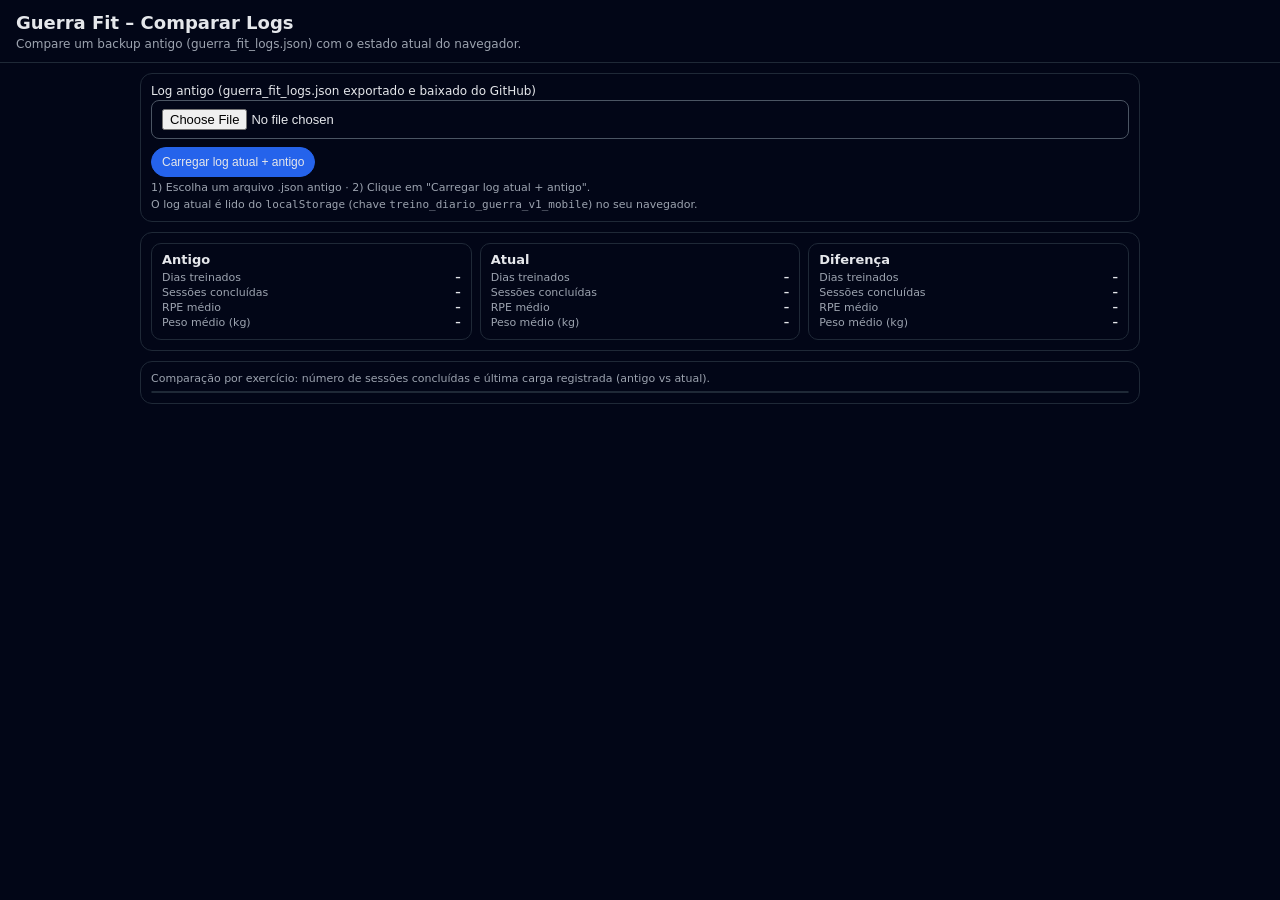
<file: analise_logs.html>
<!DOCTYPE html>
<html lang="pt-BR">
<head>
  <meta charset="UTF-8">
  <title>Guerra Fit – Comparar Logs</title>
  <meta name="viewport" content="width=device-width, initial-scale=1">
  <link rel="icon" href="guerra-fit-icon.svg" type="image/svg+xml">
  <link rel="apple-touch-icon" href="guerra-fit-icon-192.png">
  <link rel="manifest" href="manifest.json">
  <meta name="theme-color" content="#0f172a">
  <style>
    :root {
      font-family: system-ui, -apple-system, BlinkMacSystemFont, "Segoe UI", sans-serif;
      color-scheme: light dark;
    }
    body {
      margin: 0;
      background: #020617;
      color: #e5e7eb;
    }
    header {
      padding: 12px 16px 10px;
      background: #020617;
      border-bottom: 1px solid #1f2937;
    }
    header h1 {
      margin: 0;
      font-size: 18px;
    }
    header small {
      color: #9ca3af;
      font-size: 12px;
    }
    main {
      padding: 10px;
      max-width: 1000px;
      margin: 0 auto 20px;
    }
    .card {
      background: #020617;
      border-radius: 12px;
      border: 1px solid #1f2937;
      padding: 10px;
      margin-bottom: 10px;
    }
    label {
      font-size: 12px;
      display: block;
      margin-bottom: 2px;
    }
    input[type="file"] {
      background: #020617;
      border-radius: 8px;
      border: 1px solid #4b5563;
      padding: 8px 10px;
      font-size: 13px;
      color: #e5e7eb;
      width: 100%;
      box-sizing: border-box;
    }
    button {
      padding: 7px 10px;
      border-radius: 999px;
      border: 1px solid #4b5563;
      background: #0b1120;
      color: #e5e7eb;
      font-size: 12px;
      cursor: pointer;
    }
    button.primary {
      background: #2563eb;
      border-color: #2563eb;
    }
    .status {
      font-size: 11px;
      color: #9ca3af;
      margin-top: 4px;
    }
    .kpi-grid {
      display: grid;
      grid-template-columns: repeat(3, minmax(0,1fr));
      gap: 8px;
    }
    @media (max-width: 640px) {
      .kpi-grid {
        grid-template-columns: repeat(1, minmax(0,1fr));
      }
    }
    .kpi-col {
      border-radius: 10px;
      border: 1px solid #1f2937;
      padding: 8px 10px;
    }
    .kpi-title {
      font-size: 13px;
      font-weight: 600;
      margin-bottom: 4px;
    }
    .kpi-row {
      display: flex;
      justify-content: space-between;
      font-size: 11px;
      margin-bottom: 2px;
    }
    .kpi-label {
      color: #9ca3af;
    }
    .kpi-value {
      font-weight: 600;
    }
    .delta-pos {
      color: #22c55e;
    }
    .delta-neg {
      color: #f97316;
    }
    .delta-neutral {
      color: #9ca3af;
    }
    table {
      border-collapse: collapse;
      width: 100%;
      font-size: 11px;
      min-width: 600px;
    }
    th, td {
      border: 1px solid #1f2937;
      padding: 4px 6px;
      text-align: left;
    }
    th {
      background: #020617;
      position: sticky;
      top: 0;
      z-index: 1;
    }
    tr:nth-child(even) td {
      background: #020617;
    }
    tr:nth-child(odd) td {
      background: #020617;
    }
    .scroll-box {
      max-height: 60vh;
      overflow: auto;
      border-radius: 10px;
      border: 1px solid #1f2937;
    }
    .help-text {
      font-size: 11px;
      color: #9ca3af;
    }
  </style>
</head>
<body>
<header>
  <h1>Guerra Fit – Comparar Logs</h1>
  <small>Compare um backup antigo (guerra_fit_logs.json) com o estado atual do navegador.</small>
</header>
<main>
  <div class="card">
    <label for="fileOld">Log antigo (guerra_fit_logs.json exportado e baixado do GitHub)</label>
    <input type="file" id="fileOld" accept=".json" />
    <div style="margin-top:8px; display:flex; flex-wrap:wrap; gap:8px;">
      <button id="btnLoad" class="primary">Carregar log atual + antigo</button>
    </div>
    <div class="status" id="statusText">1) Escolha um arquivo .json antigo · 2) Clique em "Carregar log atual + antigo".</div>
    <div class="help-text" style="margin-top:4px;">
      O log atual é lido do <code>localStorage</code> (chave <code>treino_diario_guerra_v1_mobile</code>) no seu navegador.
    </div>
  </div>

  <div class="card">
    <div class="kpi-grid">
      <div class="kpi-col">
        <div class="kpi-title">Antigo</div>
        <div class="kpi-row"><span class="kpi-label">Dias treinados</span><span class="kpi-value" id="oldDias">–</span></div>
        <div class="kpi-row"><span class="kpi-label">Sessões concluídas</span><span class="kpi-value" id="oldSessoes">–</span></div>
        <div class="kpi-row"><span class="kpi-label">RPE médio</span><span class="kpi-value" id="oldRpe">–</span></div>
        <div class="kpi-row"><span class="kpi-label">Peso médio (kg)</span><span class="kpi-value" id="oldPeso">–</span></div>
      </div>
      <div class="kpi-col">
        <div class="kpi-title">Atual</div>
        <div class="kpi-row"><span class="kpi-label">Dias treinados</span><span class="kpi-value" id="curDias">–</span></div>
        <div class="kpi-row"><span class="kpi-label">Sessões concluídas</span><span class="kpi-value" id="curSessoes">–</span></div>
        <div class="kpi-row"><span class="kpi-label">RPE médio</span><span class="kpi-value" id="curRpe">–</span></div>
        <div class="kpi-row"><span class="kpi-label">Peso médio (kg)</span><span class="kpi-value" id="curPeso">–</span></div>
      </div>
      <div class="kpi-col">
        <div class="kpi-title">Diferença</div>
        <div class="kpi-row"><span class="kpi-label">Dias treinados</span><span class="kpi-value" id="diffDias">–</span></div>
        <div class="kpi-row"><span class="kpi-label">Sessões concluídas</span><span class="kpi-value" id="diffSessoes">–</span></div>
        <div class="kpi-row"><span class="kpi-label">RPE médio</span><span class="kpi-value" id="diffRpe">–</span></div>
        <div class="kpi-row"><span class="kpi-label">Peso médio (kg)</span><span class="kpi-value" id="diffPeso">–</span></div>
      </div>
    </div>
  </div>

  <div class="card">
    <div class="help-text" style="margin-bottom:6px;">
      Comparação por exercício: número de sessões concluídas e última carga registrada (antigo vs atual).
    </div>
    <div class="scroll-box">
      <div id="tableEx"></div>
    </div>
  </div>
</main>

<script>
const STORAGE_KEY = "treino_diario_guerra_v1_mobile";

function setStatus(msg) {
  const el = document.getElementById("statusText");
  if (el) el.textContent = msg;
}

function computeKPIsFromLog(logObj) {
  const keys = Object.keys(logObj || {});
  if (!keys.length) {
    return {
      diasTreinados: 0,
      sessoesConcluidas: 0,
      rpeMedio: null,
      pesoMedio: null,
      registros: []
    };
  }
  const registros = [];
  keys.forEach(k => {
    const parts = k.split("::");
    const exId = parts[0] || "";
    const data = parts[1] || "";
    const log = logObj[k] || {};
    registros.push({
      exId,
      data,
      peso: log.peso || "",
      rpePercebido: log.rpePercebido || "",
      carga1: log.carga1 || "",
      carga2: log.carga2 || "",
      carga3: log.carga3 || "",
      carga4: log.carga4 || "",
      obs: log.obs || "",
      concluido: !!log.concluido
    });
  });
  const byDate = {};
  let sumRpe = 0, cRpe = 0;
  let sumPeso = 0, cPeso = 0;
  let sessoesConcluidas = 0;
  registros.forEach(r => {
    if (!byDate[r.data]) byDate[r.data] = [];
    byDate[r.data].push(r);
    if (r.concluido) sessoesConcluidas++;
    if (r.rpePercebido) {
      const v = parseFloat(r.rpePercebido);
      if (!isNaN(v)) { sumRpe += v; cRpe++; }
    }
    if (r.peso) {
      const vp = parseFloat(r.peso);
      if (!isNaN(vp)) { sumPeso += vp; cPeso++; }
    }
  });
  const diasTreinados = Object.keys(byDate).filter(d => {
    return byDate[d].some(r => r.concluido);
  }).length;
  return {
    diasTreinados,
    sessoesConcluidas,
    rpeMedio: cRpe ? (sumRpe / cRpe) : null,
    pesoMedio: cPeso ? (sumPeso / cPeso) : null,
    registros
  };
}

function fmtDelta(cur, old, invert=false) {
  if (cur === null || cur === undefined || old === null || old === undefined) {
    return "<span class='delta-neutral'>–</span>";
  }
  const d = cur - old;
  let cls = "delta-neutral";
  if (!invert) {
    if (d > 0) cls = "delta-pos";
    else if (d < 0) cls = "delta-neg";
  } else {
    if (d < 0) cls = "delta-pos";
    else if (d > 0) cls = "delta-neg";
  }
  const sign = d > 0 ? "+" : "";
  return `<span class="${cls}">${sign}${d.toFixed(1)}</span>`;
}

function fillKPI(prefix, kpi) {
  document.getElementById(prefix + "Dias").textContent = kpi ? kpi.diasTreinados : "–";
  document.getElementById(prefix + "Sessoes").textContent = kpi && kpi.sessoesConcluidas != null ? kpi.sessoesConcluidas : "–";
  document.getElementById(prefix + "Rpe").textContent = kpi && kpi.rpeMedio != null ? kpi.rpeMedio.toFixed(1) : "–";
  document.getElementById(prefix + "Peso").textContent = kpi && kpi.pesoMedio != null ? kpi.pesoMedio.toFixed(1) : "–";
}

function renderComparison(oldKPI, curKPI) {
  fillKPI("old", oldKPI);
  fillKPI("cur", curKPI);

  document.getElementById("diffDias").innerHTML = fmtDelta(curKPI ? curKPI.diasTreinados : null, oldKPI ? oldKPI.diasTreinados : null, false);
  document.getElementById("diffSessoes").innerHTML = fmtDelta(curKPI ? curKPI.sessoesConcluidas : null, oldKPI ? oldKPI.sessoesConcluidas : null, false);
  document.getElementById("diffRpe").innerHTML = fmtDelta(curKPI ? curKPI.rpeMedio : null, oldKPI ? oldKPI.rpeMedio : null, true);
  document.getElementById("diffPeso").innerHTML = fmtDelta(curKPI ? curKPI.pesoMedio : null, oldKPI ? oldKPI.pesoMedio : null, false);

  const tableDiv = document.getElementById("tableEx");
  tableDiv.innerHTML = "";
  if (!oldKPI || !curKPI) {
    tableDiv.innerHTML = "<div style='padding:8px;font-size:12px;color:#9ca3af;'>Carregue ambos os logs para ver a comparação.</div>";
    return;
  }
  const byExOld = {};
  (oldKPI.registros || []).forEach(r => {
    if (!byExOld[r.exId]) byExOld[r.exId] = [];
    byExOld[r.exId].push(r);
  });
  const byExCur = {};
  (curKPI.registros || []).forEach(r => {
    if (!byExCur[r.exId]) byExCur[r.exId] = [];
    byExCur[r.exId].push(r);
  });
  const allExIds = Array.from(new Set([
    ...Object.keys(byExOld),
    ...Object.keys(byExCur)
  ])).sort();

  if (!allExIds.length) {
    tableDiv.innerHTML = "<div style='padding:8px;font-size:12px;color:#9ca3af;'>Nenhum exercício encontrado nos logs.</div>";
    return;
  }

  let html = "<table><thead><tr>" +
    "<th>Exercício (ID técnico)</th>" +
    "<th>Sessões antigas</th>" +
    "<th>Sessões atuais</th>" +
    "<th>Última carga antiga (S1–S4)</th>" +
    "<th>Última carga atual (S1–S4)</th>" +
    "</tr></thead><tbody>";

  allExIds.forEach(id => {
    const arrOld = byExOld[id] || [];
    const arrCur = byExCur[id] || [];
    const sessOld = arrOld.filter(r => r.concluido).length;
    const sessCur = arrCur.filter(r => r.concluido).length;
    arrOld.sort((a,b) => (a.data || "").localeCompare(b.data || ""));
    arrCur.sort((a,b) => (a.data || "").localeCompare(b.data || ""));
    const lastOld = arrOld.length ? arrOld[arrOld.length - 1] : null;
    const lastCur = arrCur.length ? arrCur[arrCur.length - 1] : null;
    const cargasOld = lastOld ? [lastOld.carga1, lastOld.carga2, lastOld.carga3, lastOld.carga4].map(v => v || "-").join(" / ") : "-";
    const cargasCur = lastCur ? [lastCur.carga1, lastCur.carga2, lastCur.carga3, lastCur.carga4].map(v => v || "-").join(" / ") : "-";

    html += "<tr>" +
      "<td>" + id + "</td>" +
      "<td>" + sessOld + "</td>" +
      "<td>" + sessCur + "</td>" +
      "<td>" + cargasOld + "</td>" +
      "<td>" + cargasCur + "</td>" +
      "</tr>";
  });

  html += "</tbody></table>";
  tableDiv.innerHTML = html;
}

function loadAndCompare() {
  let curLogObj = {};
  try {
    const raw = localStorage.getItem(STORAGE_KEY);
    if (raw) curLogObj = JSON.parse(raw);
  } catch (e) {
    console.error("Erro lendo log atual", e);
    setStatus("Erro ao ler log atual do navegador.");
    return;
  }
  const fileInput = document.getElementById("fileOld");
  const file = fileInput && fileInput.files && fileInput.files[0];
  if (!file) {
    setStatus("Selecione um arquivo .json antigo antes de carregar.");
    return;
  }
  const reader = new FileReader();
  reader.onload = (e) => {
    try {
      const text = e.target.result;
      const oldLogObj = JSON.parse(text);
      const kOld = computeKPIsFromLog(oldLogObj);
      const kCur = computeKPIsFromLog(curLogObj);
      renderComparison(kOld, kCur);
      setStatus("Logs carregados: " + Object.keys(oldLogObj || {}).length + " registros antigos · " + Object.keys(curLogObj || {}).length + " registros atuais.");
    } catch (err) {
      console.error(err);
      setStatus("Erro ao ler arquivo JSON antigo.");
    }
  };
  reader.readAsText(file, "utf-8");
}

document.addEventListener("DOMContentLoaded", () => {
  const btn = document.getElementById("btnLoad");
  if (btn) {
    btn.addEventListener("click", loadAndCompare);
  }
});
</script>
</body>
</html>
</file>
